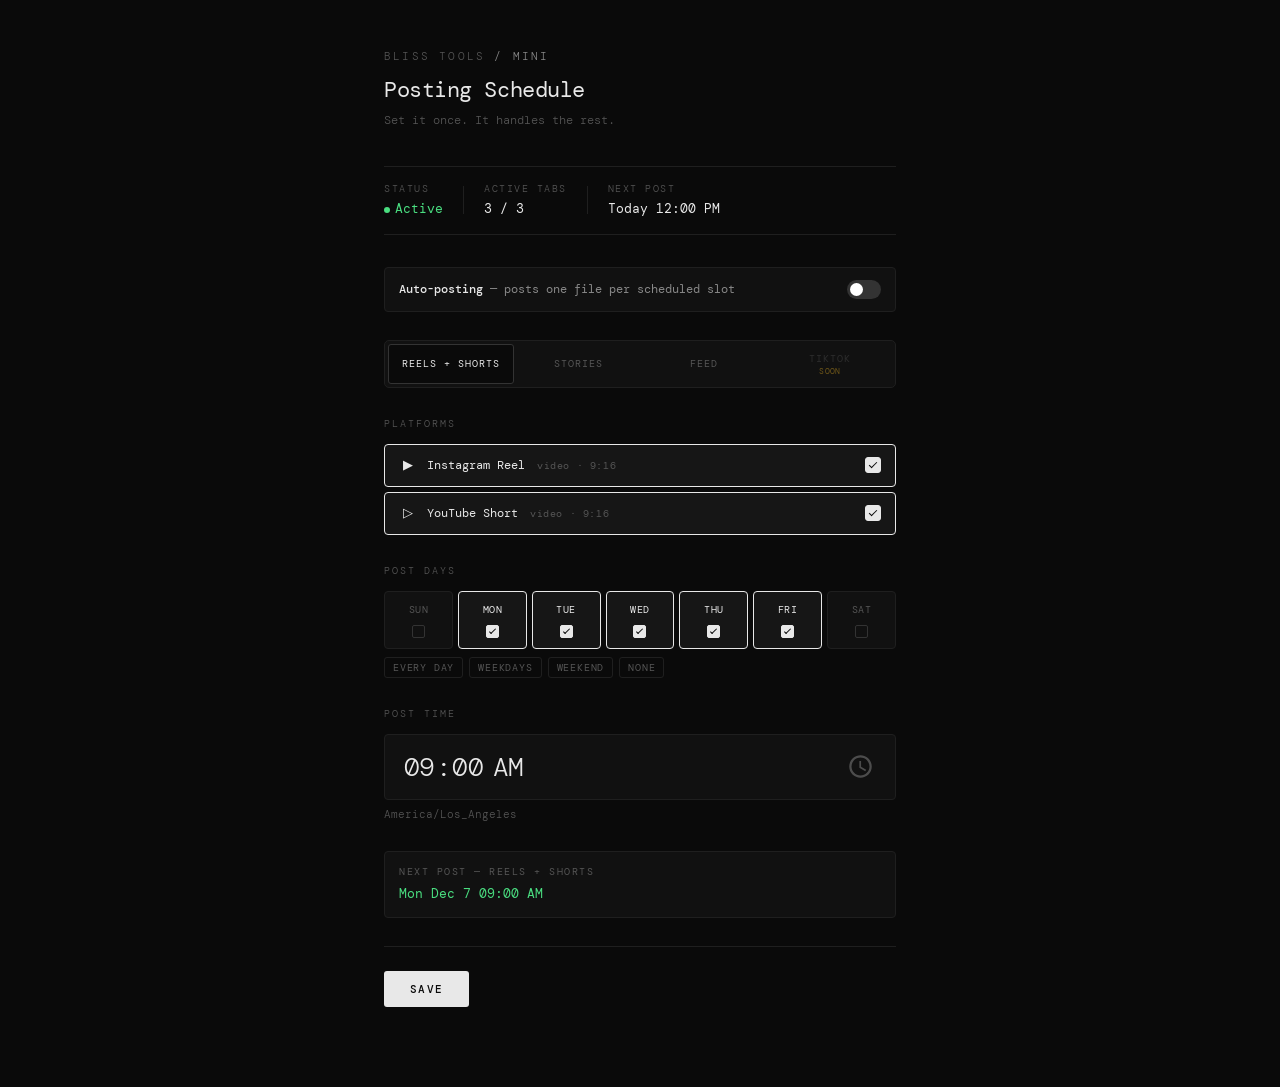
<file: index.html>
<!DOCTYPE html>
<html lang="en">
<head>
  <meta charset="UTF-8">
  <meta name="viewport" content="width=device-width, initial-scale=1.0">
  <title>Bliss Tools — Mini</title>
  <link href="https://fonts.googleapis.com/css2?family=DM+Mono:wght@300;400;500&display=swap" rel="stylesheet">
  <link rel="stylesheet" href="styles.css">
</head>
<body>
<div class="page">

  <div class="header">
    <div class="wordmark">Bliss Tools <span>/ Mini</span></div>
    <h1>Posting Schedule</h1>
    <div class="subtitle">Set it once. It handles the rest.</div>
  </div>

  <!-- Status bar -->
  <div class="status-bar">
    <div class="status-item">
      <div class="status-label">Status</div>
      <div class="status-value green" id="status-text">
        <span class="status-dot" id="status-dot"></span>Active
      </div>
    </div>
    <div class="status-divider"></div>
    <div class="status-item">
      <div class="status-label">Active tabs</div>
      <div class="status-value" id="active-tabs-stat">—</div>
    </div>
    <div class="status-divider"></div>
    <div class="status-item">
      <div class="status-label">Next post</div>
      <div class="status-value dim" id="next-post-stat">—</div>
    </div>
  </div>

  <!-- Auto-post toggle -->
  <div class="toggle-row" role="switch" aria-checked="true" tabindex="0" onclick="toggleEnabled()" onkeydown="handleToggleKeydown(event)">
    <div class="toggle-label"><strong>Auto-posting</strong> — posts one file per scheduled slot</div>
    <div class="toggle-switch on" id="toggle-switch">
      <div class="toggle-knob"></div>
    </div>
  </div>

  <!-- Tab nav -->
  <div class="tab-nav" role="tablist">
    <button class="tab-btn active" role="tab" aria-selected="true" aria-controls="panel-reels-shorts" onclick="switchTab('reels-shorts', this)">
      Reels + Shorts
    </button>
    <button class="tab-btn" role="tab" aria-selected="false" aria-controls="panel-stories" onclick="switchTab('stories', this)">
      Stories
    </button>
    <button class="tab-btn" role="tab" aria-selected="false" aria-controls="panel-feed" onclick="switchTab('feed', this)">
      Feed
    </button>
    <button class="tab-btn coming-soon" role="tab" aria-selected="false" aria-disabled="true" disabled>
      TikTok
      <span class="tab-soon-badge">soon</span>
    </button>
  </div>

  <!-- Tab panels container -->
  <div id="tab-panels"></div>

</div>

<script src="script.js"></script>
</body>
</html>
</file>
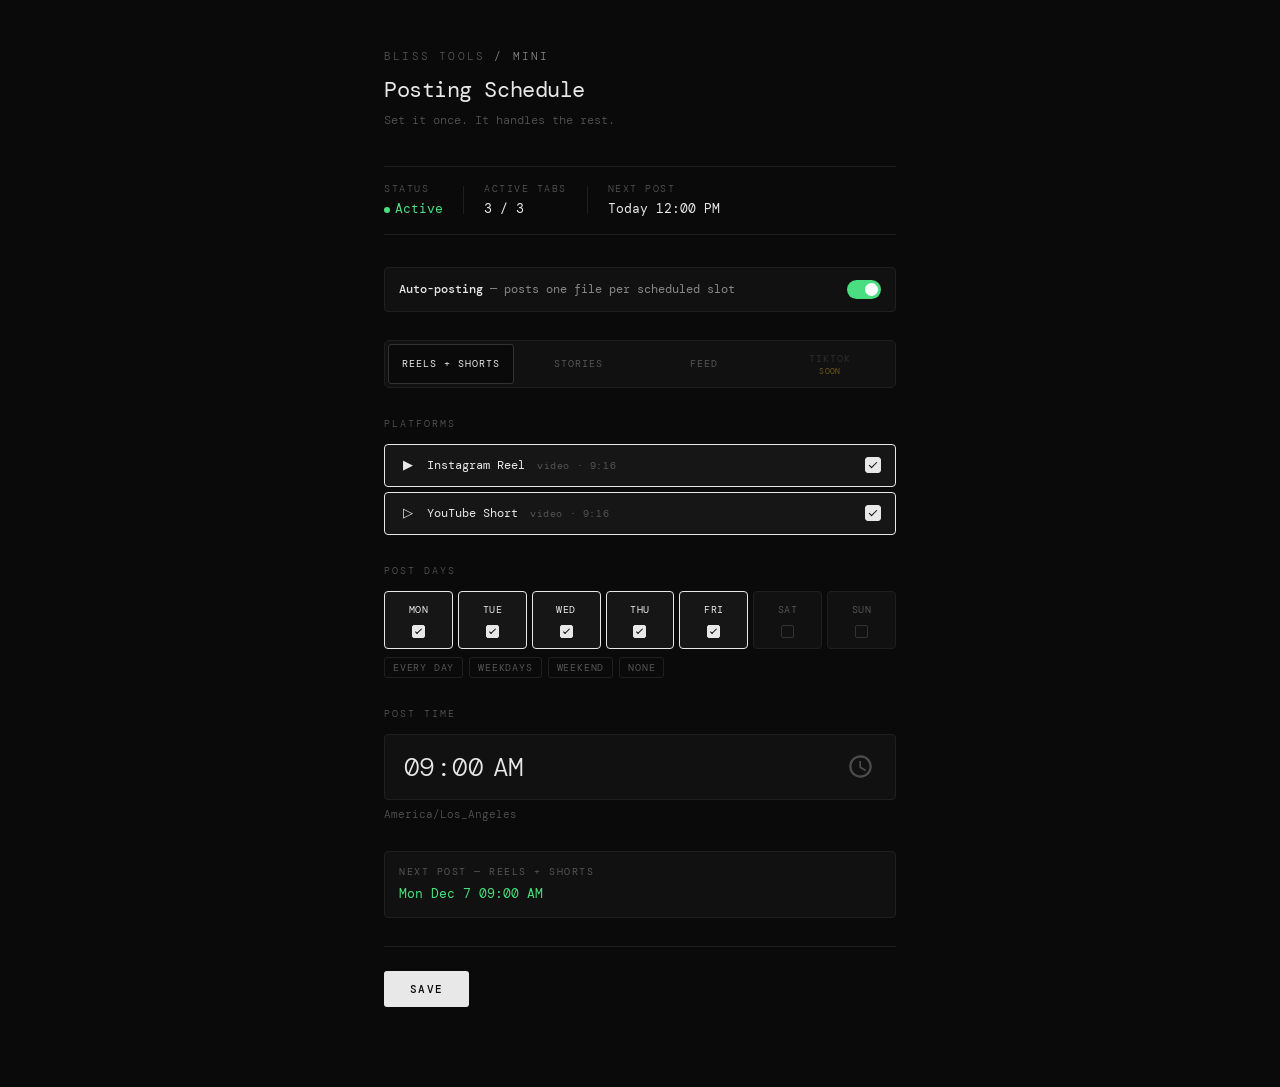
<file: mini-v2.html>
<!DOCTYPE html>
<html lang="en">
<head>
<meta charset="UTF-8">
<meta name="viewport" content="width=device-width, initial-scale=1.0">
<title>Bliss Tools — Mini</title>
<link href="https://fonts.googleapis.com/css2?family=DM+Mono:wght@300;400;500&display=swap" rel="stylesheet">
<style>
  *, *::before, *::after { box-sizing: border-box; margin: 0; padding: 0; }

  :root {
    --bg: #0a0a0a;
    --surface: #111111;
    --surface2: #141414;
    --border: #1f1f1f;
    --border-active: #333333;
    --text: #e8e8e8;
    --text-dim: #555555;
    --text-mid: #888888;
    --accent: #e8e8e8;
    --green: #4ade80;
    --green-dim: #1a3a26;
    --red: #f87171;
    --yellow: #fbbf24;
    --mono: 'DM Mono', monospace;
  }

  html, body {
    background: var(--bg);
    color: var(--text);
    font-family: var(--mono);
    font-size: 13px;
    min-height: 100vh;
    line-height: 1.6;
    -webkit-font-smoothing: antialiased;
  }

  .page {
    max-width: 560px;
    margin: 0 auto;
    padding: 48px 24px 80px;
  }

  /* Header */
  .header {
    margin-bottom: 36px;
  }

  .wordmark {
    font-size: 11px;
    font-weight: 300;
    letter-spacing: 0.2em;
    text-transform: uppercase;
    color: var(--text-dim);
    margin-bottom: 6px;
  }

  .wordmark span { color: var(--text-mid); }

  h1 {
    font-size: 22px;
    font-weight: 400;
    letter-spacing: -0.02em;
    color: var(--text);
    margin-bottom: 4px;
  }

  .subtitle {
    font-size: 12px;
    color: var(--text-dim);
    font-weight: 300;
  }

  /* Status bar */
  .status-bar {
    display: flex;
    align-items: center;
    gap: 20px;
    padding: 14px 0;
    border-top: 1px solid var(--border);
    border-bottom: 1px solid var(--border);
    margin-bottom: 32px;
  }

  .status-item {
    display: flex;
    flex-direction: column;
    gap: 2px;
  }

  .status-label {
    font-size: 10px;
    letter-spacing: 0.15em;
    text-transform: uppercase;
    color: var(--text-dim);
    font-weight: 300;
  }

  .status-value {
    font-size: 13px;
    color: var(--text);
    font-weight: 400;
  }

  .status-value.green { color: var(--green); }
  .status-value.dim { color: var(--text-mid); }

  .status-dot {
    display: inline-block;
    width: 6px;
    height: 6px;
    border-radius: 50%;
    background: var(--green);
    margin-right: 5px;
    animation: pulse 2s infinite;
  }

  .status-dot.idle { background: var(--text-dim); animation: none; }

  @keyframes pulse {
    0%, 100% { opacity: 1; }
    50% { opacity: 0.4; }
  }

  .status-divider {
    width: 1px;
    height: 28px;
    background: var(--border);
    flex-shrink: 0;
  }

  /* Tab nav */
  .tab-nav {
    display: flex;
    gap: 2px;
    margin-bottom: 28px;
    background: var(--surface);
    border: 1px solid var(--border);
    border-radius: 5px;
    padding: 3px;
  }

  .tab-btn {
    flex: 1;
    font-family: var(--mono);
    font-size: 10px;
    font-weight: 400;
    letter-spacing: 0.1em;
    text-transform: uppercase;
    color: var(--text-dim);
    background: none;
    border: none;
    border-radius: 3px;
    padding: 8px 4px;
    cursor: pointer;
    transition: all 0.15s;
    white-space: nowrap;
    position: relative;
  }

  .tab-btn:hover { color: var(--text-mid); }

  .tab-btn.active {
    background: var(--bg);
    color: var(--text);
    border: 1px solid var(--border-active);
  }

  .tab-btn.coming-soon {
    opacity: 0.4;
    cursor: default;
  }

  .tab-btn.coming-soon:hover { color: var(--text-dim); }

  .tab-soon-badge {
    font-size: 8px;
    letter-spacing: 0.05em;
    color: var(--yellow);
    display: block;
    margin-top: 1px;
    text-transform: uppercase;
  }

  /* Tab panels */
  .tab-panel { display: none; }
  .tab-panel.active { display: block; }

  /* Section */
  .section { margin-bottom: 28px; }

  .section-label {
    font-size: 10px;
    letter-spacing: 0.2em;
    text-transform: uppercase;
    color: var(--text-dim);
    font-weight: 300;
    margin-bottom: 12px;
  }

  /* Platform toggles */
  .platform-list {
    display: flex;
    flex-direction: column;
    gap: 5px;
  }

  .platform-row {
    display: flex;
    align-items: center;
    justify-content: space-between;
    padding: 10px 14px;
    background: var(--surface);
    border: 1px solid var(--border);
    border-radius: 4px;
    cursor: pointer;
    transition: border-color 0.15s, background 0.15s;
    -webkit-tap-highlight-color: transparent;
    user-select: none;
  }

  .platform-row:hover { border-color: var(--border-active); }

  .platform-row.active {
    border-color: var(--accent);
    background: #161616;
  }

  .platform-left {
    display: flex;
    align-items: center;
    gap: 10px;
  }

  .platform-icon {
    font-size: 13px;
    width: 18px;
    text-align: center;
    flex-shrink: 0;
  }

  .platform-name {
    font-size: 12px;
    color: var(--text-mid);
    transition: color 0.15s;
  }

  .platform-row.active .platform-name { color: var(--text); }

  .platform-tag {
    font-size: 10px;
    color: var(--text-dim);
    letter-spacing: 0.06em;
    margin-left: 5px;
  }

  .platform-check {
    width: 16px;
    height: 16px;
    border: 1px solid var(--border-active);
    border-radius: 3px;
    position: relative;
    transition: all 0.15s;
    flex-shrink: 0;
  }

  .platform-row.active .platform-check {
    background: var(--accent);
    border-color: var(--accent);
  }

  .platform-check::after {
    content: '';
    position: absolute;
    top: 2px;
    left: 5px;
    width: 4px;
    height: 8px;
    border-right: 1.5px solid var(--bg);
    border-bottom: 1.5px solid var(--bg);
    transform: rotate(45deg);
    opacity: 0;
    transition: opacity 0.1s;
  }

  .platform-row.active .platform-check::after { opacity: 1; }

  /* Day grid */
  .day-grid {
    display: grid;
    grid-template-columns: repeat(7, 1fr);
    gap: 5px;
  }

  .day-btn {
    display: flex;
    flex-direction: column;
    align-items: center;
    gap: 7px;
    padding: 10px 4px;
    background: var(--surface);
    border: 1px solid var(--border);
    border-radius: 4px;
    cursor: pointer;
    transition: border-color 0.15s, background 0.15s;
    -webkit-tap-highlight-color: transparent;
  }

  .day-btn:hover { border-color: var(--border-active); }

  .day-btn.active {
    border-color: var(--accent);
    background: #161616;
  }

  .day-btn.active .day-label { color: var(--text); }

  .day-btn.active .day-check {
    background: var(--accent);
    border-color: var(--accent);
  }

  .day-btn.active .day-check::after { opacity: 1; }

  .day-label {
    font-size: 10px;
    font-weight: 400;
    letter-spacing: 0.05em;
    color: var(--text-dim);
    text-transform: uppercase;
    transition: color 0.15s;
  }

  .day-check {
    width: 13px;
    height: 13px;
    border: 1px solid var(--border-active);
    border-radius: 2px;
    position: relative;
    transition: all 0.15s;
    flex-shrink: 0;
  }

  .day-check::after {
    content: '';
    position: absolute;
    top: 1px;
    left: 4px;
    width: 3px;
    height: 7px;
    border-right: 1.5px solid var(--bg);
    border-bottom: 1.5px solid var(--bg);
    transform: rotate(45deg);
    opacity: 0;
    transition: opacity 0.1s;
  }

  .day-shortcuts {
    display: flex;
    gap: 6px;
    margin-top: 8px;
  }

  .shortcut-btn {
    font-family: var(--mono);
    font-size: 10px;
    letter-spacing: 0.08em;
    text-transform: uppercase;
    color: var(--text-dim);
    background: none;
    border: 1px solid var(--border);
    border-radius: 3px;
    padding: 3px 8px;
    cursor: pointer;
    transition: color 0.15s, border-color 0.15s;
  }

  .shortcut-btn:hover {
    color: var(--text);
    border-color: var(--border-active);
  }

  /* Time picker */
  .time-input {
    font-family: var(--mono);
    font-size: 26px;
    font-weight: 300;
    letter-spacing: -0.02em;
    color: var(--text);
    background: var(--surface);
    border: 1px solid var(--border);
    border-radius: 4px;
    padding: 14px 18px;
    width: 100%;
    outline: none;
    transition: border-color 0.15s;
    -webkit-appearance: none;
    appearance: none;
  }

  .time-input:focus { border-color: var(--border-active); }
  .time-input::-webkit-calendar-picker-indicator { filter: invert(0.3); cursor: pointer; }

  .timezone-note {
    font-size: 11px;
    color: var(--text-dim);
    font-weight: 300;
    margin-top: 6px;
  }

  /* Auto-post toggle */
  .toggle-row {
    display: flex;
    align-items: center;
    justify-content: space-between;
    padding: 12px 14px;
    background: var(--surface);
    border: 1px solid var(--border);
    border-radius: 4px;
    cursor: pointer;
    -webkit-tap-highlight-color: transparent;
    margin-bottom: 28px;
  }

  .toggle-label {
    font-size: 12px;
    color: var(--text-mid);
  }

  .toggle-label strong { color: var(--text); font-weight: 500; }

  .toggle-switch {
    width: 34px;
    height: 19px;
    background: var(--border-active);
    border-radius: 10px;
    position: relative;
    transition: background 0.2s;
    flex-shrink: 0;
  }

  .toggle-switch.on { background: var(--green); }

  .toggle-knob {
    position: absolute;
    top: 3px;
    left: 3px;
    width: 13px;
    height: 13px;
    border-radius: 50%;
    background: white;
    transition: transform 0.2s;
  }

  .toggle-switch.on .toggle-knob { transform: translateX(15px); }

  /* Next post preview */
  .next-post-box {
    padding: 12px 14px;
    background: var(--surface);
    border: 1px solid var(--border);
    border-radius: 4px;
    margin-bottom: 28px;
  }

  .next-post-label {
    font-size: 10px;
    letter-spacing: 0.15em;
    text-transform: uppercase;
    color: var(--text-dim);
    margin-bottom: 4px;
  }

  .next-post-value {
    font-size: 13px;
    color: var(--text-mid);
  }

  .next-post-value.has-next { color: var(--green); }

  /* Save area */
  .save-area {
    display: flex;
    align-items: center;
    gap: 14px;
    padding-top: 24px;
    border-top: 1px solid var(--border);
    margin-top: 8px;
  }

  .save-btn {
    font-family: var(--mono);
    font-size: 11px;
    font-weight: 500;
    letter-spacing: 0.12em;
    text-transform: uppercase;
    color: var(--bg);
    background: var(--text);
    border: none;
    border-radius: 3px;
    padding: 11px 26px;
    cursor: pointer;
    transition: opacity 0.15s, transform 0.1s;
  }

  .save-btn:hover { opacity: 0.85; }
  .save-btn:active { transform: scale(0.98); }
  .save-btn:disabled { opacity: 0.3; cursor: default; }

  .save-feedback {
    font-size: 12px;
    color: var(--text-dim);
    opacity: 0;
    transition: opacity 0.3s;
  }

  .save-feedback.visible { opacity: 1; }
  .save-feedback.success { color: var(--green); }
  .save-feedback.error { color: var(--red); }

  /* Coming soon panel */
  .coming-soon-panel {
    text-align: center;
    padding: 60px 24px;
    border: 1px dashed var(--border);
    border-radius: 4px;
  }

  .coming-soon-icon {
    font-size: 28px;
    margin-bottom: 12px;
  }

  .coming-soon-title {
    font-size: 14px;
    color: var(--text-mid);
    margin-bottom: 6px;
  }

  .coming-soon-sub {
    font-size: 11px;
    color: var(--text-dim);
    font-weight: 300;
  }

  .coming-soon-badge {
    display: inline-block;
    font-size: 9px;
    letter-spacing: 0.12em;
    text-transform: uppercase;
    color: var(--yellow);
    border: 1px solid var(--yellow);
    border-radius: 2px;
    padding: 2px 8px;
    margin-top: 14px;
  }

  /* Scrollbar */
  ::-webkit-scrollbar { width: 4px; }
  ::-webkit-scrollbar-track { background: transparent; }
  ::-webkit-scrollbar-thumb { background: var(--border-active); border-radius: 2px; }
</style>
</head>
<body>
<div class="page">

  <div class="header">
    <div class="wordmark">Bliss Tools <span>/ Mini</span></div>
    <h1>Posting Schedule</h1>
    <div class="subtitle">Set it once. It handles the rest.</div>
  </div>

  <!-- Status bar -->
  <div class="status-bar">
    <div class="status-item">
      <div class="status-label">Status</div>
      <div class="status-value green" id="status-text">
        <span class="status-dot" id="status-dot"></span>Active
      </div>
    </div>
    <div class="status-divider"></div>
    <div class="status-item">
      <div class="status-label">Active tabs</div>
      <div class="status-value" id="active-tabs-stat">—</div>
    </div>
    <div class="status-divider"></div>
    <div class="status-item">
      <div class="status-label">Next post</div>
      <div class="status-value dim" id="next-post-stat">—</div>
    </div>
  </div>

  <!-- Auto-post toggle -->
  <div class="toggle-row" onclick="toggleEnabled()">
    <div class="toggle-label"><strong>Auto-posting</strong> — posts one file per scheduled slot</div>
    <div class="toggle-switch on" id="toggle-switch">
      <div class="toggle-knob"></div>
    </div>
  </div>

  <!-- Tab nav -->
  <div class="tab-nav">
    <button class="tab-btn active" onclick="switchTab('reels-shorts', this)">
      Reels + Shorts
    </button>
    <button class="tab-btn" onclick="switchTab('stories', this)">
      Stories
    </button>
    <button class="tab-btn" onclick="switchTab('feed', this)">
      Feed
    </button>
    <button class="tab-btn coming-soon" disabled>
      TikTok
      <span class="tab-soon-badge">soon</span>
    </button>
  </div>

  <!-- TAB 1: Reels + Shorts -->
  <div class="tab-panel active" id="panel-reels-shorts">

    <div class="section">
      <div class="section-label">Platforms</div>
      <div class="platform-list">
        <div class="platform-row active" data-tab="reels-shorts" data-platform="reel" onclick="togglePlatform(this)">
          <div class="platform-left">
            <div class="platform-icon">▶</div>
            <div class="platform-name">Instagram Reel <span class="platform-tag">video · 9:16</span></div>
          </div>
          <div class="platform-check"></div>
        </div>
        <div class="platform-row active" data-tab="reels-shorts" data-platform="short" onclick="togglePlatform(this)">
          <div class="platform-left">
            <div class="platform-icon">▷</div>
            <div class="platform-name">YouTube Short <span class="platform-tag">video · 9:16</span></div>
          </div>
          <div class="platform-check"></div>
        </div>
      </div>
    </div>

    <div class="section">
      <div class="section-label">Post days</div>
      <div class="day-grid" id="days-reels-shorts">
        <div class="day-btn active" data-day="Mon" onclick="toggleDay(this, 'reels-shorts')"><div class="day-label">Mon</div><div class="day-check"></div></div>
        <div class="day-btn active" data-day="Tue" onclick="toggleDay(this, 'reels-shorts')"><div class="day-label">Tue</div><div class="day-check"></div></div>
        <div class="day-btn active" data-day="Wed" onclick="toggleDay(this, 'reels-shorts')"><div class="day-label">Wed</div><div class="day-check"></div></div>
        <div class="day-btn active" data-day="Thu" onclick="toggleDay(this, 'reels-shorts')"><div class="day-label">Thu</div><div class="day-check"></div></div>
        <div class="day-btn active" data-day="Fri" onclick="toggleDay(this, 'reels-shorts')"><div class="day-label">Fri</div><div class="day-check"></div></div>
        <div class="day-btn" data-day="Sat" onclick="toggleDay(this, 'reels-shorts')"><div class="day-label">Sat</div><div class="day-check"></div></div>
        <div class="day-btn" data-day="Sun" onclick="toggleDay(this, 'reels-shorts')"><div class="day-label">Sun</div><div class="day-check"></div></div>
      </div>
      <div class="day-shortcuts">
        <button class="shortcut-btn" onclick="setDays('reels-shorts','all')">Every day</button>
        <button class="shortcut-btn" onclick="setDays('reels-shorts','weekdays')">Weekdays</button>
        <button class="shortcut-btn" onclick="setDays('reels-shorts','weekend')">Weekend</button>
        <button class="shortcut-btn" onclick="setDays('reels-shorts','none')">None</button>
      </div>
    </div>

    <div class="section">
      <div class="section-label">Post time</div>
      <input type="time" class="time-input" id="time-reels-shorts" value="09:00" onchange="updateNextPost()">
      <div class="timezone-note">America/Los_Angeles</div>
    </div>

    <div class="next-post-box">
      <div class="next-post-label">Next post — Reels + Shorts</div>
      <div class="next-post-value" id="next-reels-shorts">—</div>
    </div>

    <div class="save-area">
      <button class="save-btn" onclick="saveTab('reels-shorts')">Save</button>
      <div class="save-feedback" id="feedback-reels-shorts"></div>
    </div>

  </div>

  <!-- TAB 2: Stories -->
  <div class="tab-panel" id="panel-stories">

    <div class="section">
      <div class="section-label">Platforms</div>
      <div class="platform-list">
        <div class="platform-row active" data-tab="stories" data-platform="story" onclick="togglePlatform(this)">
          <div class="platform-left">
            <div class="platform-icon">◎</div>
            <div class="platform-name">IG Story <span class="platform-tag">video · 9:16</span></div>
          </div>
          <div class="platform-check"></div>
        </div>
        <div class="platform-row active" data-tab="stories" data-platform="story_photo" onclick="togglePlatform(this)">
          <div class="platform-left">
            <div class="platform-icon">◎</div>
            <div class="platform-name">IG Story <span class="platform-tag">photo · 9:16</span></div>
          </div>
          <div class="platform-check"></div>
        </div>
      </div>
      <div class="timezone-note" style="margin-top:8px;">Drop photos or videos — pipeline detects type automatically</div>
    </div>

    <div class="section">
      <div class="section-label">Post days</div>
      <div class="day-grid" id="days-stories">
        <div class="day-btn active" data-day="Mon" onclick="toggleDay(this, 'stories')"><div class="day-label">Mon</div><div class="day-check"></div></div>
        <div class="day-btn active" data-day="Tue" onclick="toggleDay(this, 'stories')"><div class="day-label">Tue</div><div class="day-check"></div></div>
        <div class="day-btn active" data-day="Wed" onclick="toggleDay(this, 'stories')"><div class="day-label">Wed</div><div class="day-check"></div></div>
        <div class="day-btn active" data-day="Thu" onclick="toggleDay(this, 'stories')"><div class="day-label">Thu</div><div class="day-check"></div></div>
        <div class="day-btn active" data-day="Fri" onclick="toggleDay(this, 'stories')"><div class="day-label">Fri</div><div class="day-check"></div></div>
        <div class="day-btn active" data-day="Sat" onclick="toggleDay(this, 'stories')"><div class="day-label">Sat</div><div class="day-check"></div></div>
        <div class="day-btn active" data-day="Sun" onclick="toggleDay(this, 'stories')"><div class="day-label">Sun</div><div class="day-check"></div></div>
      </div>
      <div class="day-shortcuts">
        <button class="shortcut-btn" onclick="setDays('stories','all')">Every day</button>
        <button class="shortcut-btn" onclick="setDays('stories','weekdays')">Weekdays</button>
        <button class="shortcut-btn" onclick="setDays('stories','weekend')">Weekend</button>
        <button class="shortcut-btn" onclick="setDays('stories','none')">None</button>
      </div>
    </div>

    <div class="section">
      <div class="section-label">Post time</div>
      <input type="time" class="time-input" id="time-stories" value="12:00" onchange="updateNextPost()">
      <div class="timezone-note">America/Los_Angeles</div>
    </div>

    <div class="next-post-box">
      <div class="next-post-label">Next post — Stories</div>
      <div class="next-post-value" id="next-stories">—</div>
    </div>

    <div class="save-area">
      <button class="save-btn" onclick="saveTab('stories')">Save</button>
      <div class="save-feedback" id="feedback-stories"></div>
    </div>

  </div>

  <!-- TAB 3: Feed -->
  <div class="tab-panel" id="panel-feed">

    <div class="section">
      <div class="section-label">Platforms</div>
      <div class="platform-list">
        <div class="platform-row active" data-tab="feed" data-platform="feed" onclick="togglePlatform(this)">
          <div class="platform-left">
            <div class="platform-icon">⊞</div>
            <div class="platform-name">IG Main Feed <span class="platform-tag">photo · 4:5</span></div>
          </div>
          <div class="platform-check"></div>
        </div>
      </div>
      <div class="timezone-note" style="margin-top:8px;">Crop photos to 4:5 (1080×1350) before uploading — use your phone's crop tool</div>
    </div>

    <div class="section">
      <div class="section-label">Post days</div>
      <div class="day-grid" id="days-feed">
        <div class="day-btn active" data-day="Mon" onclick="toggleDay(this, 'feed')"><div class="day-label">Mon</div><div class="day-check"></div></div>
        <div class="day-btn" data-day="Tue" onclick="toggleDay(this, 'feed')"><div class="day-label">Tue</div><div class="day-check"></div></div>
        <div class="day-btn active" data-day="Wed" onclick="toggleDay(this, 'feed')"><div class="day-label">Wed</div><div class="day-check"></div></div>
        <div class="day-btn" data-day="Thu" onclick="toggleDay(this, 'feed')"><div class="day-label">Thu</div><div class="day-check"></div></div>
        <div class="day-btn active" data-day="Fri" onclick="toggleDay(this, 'feed')"><div class="day-label">Fri</div><div class="day-check"></div></div>
        <div class="day-btn" data-day="Sat" onclick="toggleDay(this, 'feed')"><div class="day-label">Sat</div><div class="day-check"></div></div>
        <div class="day-btn" data-day="Sun" onclick="toggleDay(this, 'feed')"><div class="day-label">Sun</div><div class="day-check"></div></div>
      </div>
      <div class="day-shortcuts">
        <button class="shortcut-btn" onclick="setDays('feed','all')">Every day</button>
        <button class="shortcut-btn" onclick="setDays('feed','weekdays')">Weekdays</button>
        <button class="shortcut-btn" onclick="setDays('feed','weekend')">Weekend</button>
        <button class="shortcut-btn" onclick="setDays('feed','none')">None</button>
      </div>
    </div>

    <div class="section">
      <div class="section-label">Post time</div>
      <input type="time" class="time-input" id="time-feed" value="10:00" onchange="updateNextPost()">
      <div class="timezone-note">America/Los_Angeles</div>
    </div>

    <div class="next-post-box">
      <div class="next-post-label">Next post — Feed</div>
      <div class="next-post-value" id="next-feed">—</div>
    </div>

    <div class="save-area">
      <button class="save-btn" onclick="saveTab('feed')">Save</button>
      <div class="save-feedback" id="feedback-feed"></div>
    </div>

  </div>

  <!-- TAB 4: TikTok Coming Soon -->
  <div class="tab-panel" id="panel-tiktok">
    <div class="coming-soon-panel">
      <div class="coming-soon-icon">🎵</div>
      <div class="coming-soon-title">TikTok — Coming Soon</div>
      <div class="coming-soon-sub">TikTok Video + TikTok Story scheduling<br>pending app review approval</div>
      <div class="coming-soon-badge">In Progress</div>
    </div>
  </div>

</div>

<script>
  // ─── CONFIG ─────────────────────────────────────────────────
  const WEBHOOK_URL = 'https://blisstools.online/webhook/mini-schedule';
  const STATUS_URL  = 'https://blisstools.online/webhook/mini-status';

  const TABS = ['reels-shorts', 'stories', 'feed'];
  const DAY_MAP = { Sun:0, Mon:1, Tue:2, Wed:3, Thu:4, Fri:5, Sat:6 };
  const DAY_NAMES = ['Sun','Mon','Tue','Wed','Thu','Fri','Sat'];

  let enabled = true;
  let currentTab = 'reels-shorts';

  // ─── INIT ───────────────────────────────────────────────────
  window.addEventListener('load', () => {
    loadAllState();
    updateAllNextPosts();
    updateStatusBar();
    fetchStatus();
  });

  // ─── TAB SWITCHING ──────────────────────────────────────────
  function switchTab(tab, btn) {
    if (btn.classList.contains('coming-soon')) return;
    currentTab = tab;
    document.querySelectorAll('.tab-btn').forEach(b => b.classList.remove('active'));
    btn.classList.add('active');
    document.querySelectorAll('.tab-panel').forEach(p => p.classList.remove('active'));
    document.getElementById('panel-' + tab).classList.add('active');
  }

  // ─── PLATFORM TOGGLES ───────────────────────────────────────
  function togglePlatform(row) {
    row.classList.toggle('active');
    updateStatusBar();
  }

  function getTabPlatforms(tab) {
    const platforms = [];
    document.querySelectorAll(`.platform-row[data-tab="${tab}"].active`).forEach(r => {
      platforms.push(r.dataset.platform);
    });
    return platforms;
  }

  // ─── DAYS ───────────────────────────────────────────────────
  function toggleDay(btn, tab) {
    btn.classList.toggle('active');
    updateNextPost(tab);
  }

  function setDays(tab, preset) {
    const weekdays = ['Mon','Tue','Wed','Thu','Fri'];
    const weekend = ['Sat','Sun'];
    document.querySelectorAll(`#days-${tab} .day-btn`).forEach(btn => {
      const day = btn.dataset.day;
      let active = false;
      if (preset === 'all') active = true;
      else if (preset === 'weekdays') active = weekdays.includes(day);
      else if (preset === 'weekend') active = weekend.includes(day);
      btn.classList.toggle('active', active);
    });
    updateNextPost(tab);
  }

  function getTabDays(tab) {
    const days = [];
    document.querySelectorAll(`#days-${tab} .day-btn.active`).forEach(b => days.push(b.dataset.day));
    return days;
  }

  // ─── AUTO-POST TOGGLE ───────────────────────────────────────
  function toggleEnabled() {
    enabled = !enabled;
    const sw = document.getElementById('toggle-switch');
    const dot = document.getElementById('status-dot');
    const st  = document.getElementById('status-text');
    sw.classList.toggle('on', enabled);
    dot.classList.toggle('idle', !enabled);
    if (enabled) {
      st.innerHTML = '<span class="status-dot" id="status-dot"></span>Active';
      st.className = 'status-value green';
    } else {
      st.innerHTML = '<span class="status-dot idle" id="status-dot"></span>Paused';
      st.className = 'status-value dim';
    }
    updateAllNextPosts();
  }

  // ─── NEXT POST CALCULATION ──────────────────────────────────
  function updateNextPost(tab) {
    const days = getTabDays(tab);
    const timeVal = document.getElementById('time-' + tab).value;
    const el = document.getElementById('next-' + tab);

    if (!enabled || days.length === 0 || !timeVal) {
      el.textContent = 'Paused';
      el.className = 'next-post-value';
      return;
    }

    const selectedNums = days.map(d => DAY_MAP[d]).sort((a,b) => a-b);
    const now = new Date();
    const [hh, mm] = timeVal.split(':').map(Number);
    let next = null;

    for (let i = 0; i < 14; i++) {
      const c = new Date(now);
      c.setDate(now.getDate() + i);
      c.setHours(hh, mm, 0, 0);
      if (c <= now) continue;
      if (selectedNums.includes(c.getDay())) { next = c; break; }
    }

    if (!next) { el.textContent = '—'; el.className = 'next-post-value'; return; }

    const isToday = next.toDateString() === now.toDateString();
    const isTomorrow = next.toDateString() === new Date(now.getTime() + 86400000).toDateString();
    const timeStr = next.toLocaleTimeString([], { hour: '2-digit', minute: '2-digit' });

    let label;
    if (isToday) label = `Today ${timeStr}`;
    else if (isTomorrow) label = `Tomorrow ${timeStr}`;
    else label = `${DAY_NAMES[next.getDay()]} ${next.toLocaleDateString([], { month: 'short', day: 'numeric' })} ${timeStr}`;

    el.textContent = label;
    el.className = 'next-post-value has-next';
  }

  function updateAllNextPosts() {
    TABS.forEach(tab => updateNextPost(tab));
    updateStatusBar();
  }

  // ─── STATUS BAR ─────────────────────────────────────────────
  function updateStatusBar() {
    const activeTabs = TABS.filter(tab => getTabPlatforms(tab).length > 0 && getTabDays(tab).length > 0);
    document.getElementById('active-tabs-stat').textContent = activeTabs.length + ' / 3';

    // Find earliest next post across all tabs
    let earliest = null;
    TABS.forEach(tab => {
      const days = getTabDays(tab);
      const timeVal = document.getElementById('time-' + tab).value;
      if (!enabled || days.length === 0 || !timeVal) return;
      const selectedNums = days.map(d => DAY_MAP[d]).sort((a,b) => a-b);
      const now = new Date();
      const [hh, mm] = timeVal.split(':').map(Number);
      for (let i = 0; i < 14; i++) {
        const c = new Date(now);
        c.setDate(now.getDate() + i);
        c.setHours(hh, mm, 0, 0);
        if (c <= now) continue;
        if (selectedNums.includes(c.getDay())) {
          if (!earliest || c < earliest) earliest = c;
          break;
        }
      }
    });

    const statEl = document.getElementById('next-post-stat');
    if (!earliest) { statEl.textContent = '—'; statEl.className = 'status-value dim'; return; }
    const now = new Date();
    const isToday = earliest.toDateString() === now.toDateString();
    const timeStr = earliest.toLocaleTimeString([], { hour: '2-digit', minute: '2-digit' });
    statEl.textContent = isToday ? `Today ${timeStr}` : `${DAY_NAMES[earliest.getDay()]} ${timeStr}`;
    statEl.className = 'status-value';
  }

  // ─── SAVE PER TAB ───────────────────────────────────────────
  async function saveTab(tab) {
    const days = getTabDays(tab);
    const time = document.getElementById('time-' + tab).value;
    const platforms = getTabPlatforms(tab);
    const feedbackEl = document.getElementById('feedback-' + tab);

    if (days.length === 0) { showFeedback(tab, 'Select at least one day', false); return; }
    if (!time) { showFeedback(tab, 'Set a post time', false); return; }
    if (platforms.length === 0) { showFeedback(tab, 'Enable at least one platform', false); return; }

    const payload = { tab, enabled, days, time, platforms, savedAt: new Date().toISOString() };

    // Save locally
    const allState = JSON.parse(localStorage.getItem('mini_v2') || '{}');
    allState[tab] = payload;
    localStorage.setItem('mini_v2', JSON.stringify(allState));

    try {
      const res = await fetch(WEBHOOK_URL, {
        method: 'POST',
        headers: { 'Content-Type': 'application/json' },
        body: JSON.stringify(payload)
      });
      if (!res.ok) throw new Error();
      showFeedback(tab, 'Saved ✓', true);
    } catch (e) {
      showFeedback(tab, 'Saved locally — check webhook', false);
    }
  }

  function showFeedback(tab, msg, success) {
    const el = document.getElementById('feedback-' + tab);
    el.textContent = msg;
    el.className = 'save-feedback visible ' + (success ? 'success' : 'error');
    clearTimeout(el._t);
    el._t = setTimeout(() => el.classList.remove('visible'), 3000);
  }

  // ─── LOAD STATE ─────────────────────────────────────────────
  function loadAllState() {
    try {
      const allState = JSON.parse(localStorage.getItem('mini_v2') || '{}');

      TABS.forEach(tab => {
        const saved = allState[tab];
        if (!saved) return;

        if (saved.time) document.getElementById('time-' + tab).value = saved.time;

        if (saved.days) {
          document.querySelectorAll(`#days-${tab} .day-btn`).forEach(btn => {
            btn.classList.toggle('active', saved.days.includes(btn.dataset.day));
          });
        }

        if (saved.platforms) {
          document.querySelectorAll(`.platform-row[data-tab="${tab}"]`).forEach(row => {
            row.classList.toggle('active', saved.platforms.includes(row.dataset.platform));
          });
        }
      });

      if (typeof allState.enabled === 'boolean') {
        enabled = allState.enabled;
        const sw = document.getElementById('toggle-switch');
        sw.classList.toggle('on', enabled);
      }
    } catch (e) {}
  }

  // ─── FETCH STATUS ───────────────────────────────────────────
  async function fetchStatus() {
    try {
      const res = await fetch(STATUS_URL, { method: 'GET' });
      if (!res.ok) throw new Error();
      // handle status data when webhook is wired
    } catch (e) {}
  }

  // Listen for time changes on all tabs
  TABS.forEach(tab => {
    const el = document.getElementById('time-' + tab);
    if (el) el.addEventListener('change', () => { updateNextPost(tab); updateStatusBar(); });
  });
</script>
</body>
</html>
</file>
<file: styles.css>
/* ─── RESET & BASE ──────────────────────────────────────────── */
*, *::before, *::after {
  box-sizing: border-box;
  margin: 0;
  padding: 0;
}

:root {
  --bg: #0a0a0a;
  --surface: #111111;
  --border: #1f1f1f;
  --border-active: #333333;
  --text: #e8e8e8;
  --text-dim: #555555;
  --text-mid: #888888;
  --accent: #e8e8e8;
  --green: #4ade80;
  --red: #f87171;
  --yellow: #fbbf24;
  --mono: 'DM Mono', monospace;
}

html, body {
  background: var(--bg);
  color: var(--text);
  font-family: var(--mono);
  font-size: 13px;
  min-height: 100vh;
  line-height: 1.6;
  -webkit-font-smoothing: antialiased;
}

/* ─── LAYOUT ────────────────────────────────────────────────── */
.page {
  max-width: 560px;
  margin: 0 auto;
  padding: 48px 24px 80px;
}

/* ─── HEADER ────────────────────────────────────────────────── */
.header {
  margin-bottom: 36px;
}

.wordmark {
  font-size: 11px;
  font-weight: 300;
  letter-spacing: 0.2em;
  text-transform: uppercase;
  color: var(--text-dim);
  margin-bottom: 6px;
}

.wordmark span {
  color: var(--text-mid);
}

h1 {
  font-size: 22px;
  font-weight: 400;
  letter-spacing: -0.02em;
  color: var(--text);
  margin-bottom: 4px;
}

.subtitle {
  font-size: 12px;
  color: var(--text-dim);
  font-weight: 300;
}

/* ─── STATUS BAR ────────────────────────────────────────────── */
.status-bar {
  display: flex;
  align-items: center;
  gap: 20px;
  padding: 14px 0;
  border-top: 1px solid var(--border);
  border-bottom: 1px solid var(--border);
  margin-bottom: 32px;
}

.status-item {
  display: flex;
  flex-direction: column;
  gap: 2px;
}

.status-label {
  font-size: 10px;
  letter-spacing: 0.15em;
  text-transform: uppercase;
  color: var(--text-dim);
  font-weight: 300;
}

.status-value {
  font-size: 13px;
  color: var(--text);
  font-weight: 400;
}

.status-value.green {
  color: var(--green);
}

.status-value.dim {
  color: var(--text-mid);
}

.status-dot {
  display: inline-block;
  width: 6px;
  height: 6px;
  border-radius: 50%;
  background: var(--green);
  margin-right: 5px;
  animation: pulse 2s infinite;
}

.status-dot.idle {
  background: var(--text-dim);
  animation: none;
}

@keyframes pulse {
  0%, 100% {
    opacity: 1;
  }
  50% {
    opacity: 0.4;
  }
}

.status-divider {
  width: 1px;
  height: 28px;
  background: var(--border);
  flex-shrink: 0;
}

/* ─── TAB NAVIGATION ────────────────────────────────────────── */
.tab-nav {
  display: flex;
  gap: 2px;
  margin-bottom: 28px;
  background: var(--surface);
  border: 1px solid var(--border);
  border-radius: 5px;
  padding: 3px;
}

.tab-btn {
  flex: 1;
  font-family: var(--mono);
  font-size: 10px;
  font-weight: 400;
  letter-spacing: 0.1em;
  text-transform: uppercase;
  color: var(--text-dim);
  background: none;
  border: none;
  border-radius: 3px;
  padding: 8px 4px;
  cursor: pointer;
  transition: all 0.15s;
  white-space: nowrap;
  position: relative;
}

.tab-btn:hover {
  color: var(--text-mid);
}

.tab-btn[aria-selected="true"] {
  background: var(--bg);
  color: var(--text);
  border: 1px solid var(--border-active);
}

.tab-btn[aria-disabled="true"] {
  opacity: 0.4;
  cursor: default;
}

.tab-btn[aria-disabled="true"]:hover {
  color: var(--text-dim);
}

.tab-soon-badge {
  font-size: 8px;
  letter-spacing: 0.05em;
  color: var(--yellow);
  display: block;
  margin-top: 1px;
  text-transform: uppercase;
}

/* ─── TAB PANELS ────────────────────────────────────────────── */
.tab-panel {
  display: none;
}

.tab-panel[aria-hidden="false"] {
  display: block;
}

/* ─── SECTION ───────────────────────────────────────────────── */
.section {
  margin-bottom: 28px;
}

.section-label {
  font-size: 10px;
  letter-spacing: 0.2em;
  text-transform: uppercase;
  color: var(--text-dim);
  font-weight: 300;
  margin-bottom: 12px;
}

/* ─── PLATFORM TOGGLES ──────────────────────────────────────── */
.platform-list {
  display: flex;
  flex-direction: column;
  gap: 5px;
}

.platform-row {
  display: flex;
  align-items: center;
  justify-content: space-between;
  padding: 10px 14px;
  background: var(--surface);
  border: 1px solid var(--border);
  border-radius: 4px;
  cursor: pointer;
  transition: border-color 0.15s, background 0.15s;
  -webkit-tap-highlight-color: transparent;
  user-select: none;
}

.platform-row:hover {
  border-color: var(--border-active);
}

.platform-row[data-active="true"] {
  border-color: var(--accent);
  background: #161616;
}

.platform-left {
  display: flex;
  align-items: center;
  gap: 10px;
}

.platform-icon {
  font-size: 13px;
  width: 18px;
  text-align: center;
  flex-shrink: 0;
}

.platform-name {
  font-size: 12px;
  color: var(--text-mid);
  transition: color 0.15s;
}

.platform-row[data-active="true"] .platform-name {
  color: var(--text);
}

.platform-tag {
  font-size: 10px;
  color: var(--text-dim);
  letter-spacing: 0.06em;
  margin-left: 5px;
}

.platform-check {
  width: 16px;
  height: 16px;
  border: 1px solid var(--border-active);
  border-radius: 3px;
  position: relative;
  transition: all 0.15s;
  flex-shrink: 0;
}

.platform-row[data-active="true"] .platform-check {
  background: var(--accent);
  border-color: var(--accent);
}

.platform-check::after {
  content: '';
  position: absolute;
  top: 2px;
  left: 5px;
  width: 4px;
  height: 8px;
  border-right: 1.5px solid var(--bg);
  border-bottom: 1.5px solid var(--bg);
  transform: rotate(45deg);
  opacity: 0;
  transition: opacity 0.1s;
}

.platform-row[data-active="true"] .platform-check::after {
  opacity: 1;
}

/* ─── DAY GRID ──────────────────────────────────────────────── */
.day-grid {
  display: grid;
  grid-template-columns: repeat(7, 1fr);
  gap: 5px;
}

.day-btn {
  display: flex;
  flex-direction: column;
  align-items: center;
  gap: 7px;
  padding: 10px 4px;
  background: var(--surface);
  border: 1px solid var(--border);
  border-radius: 4px;
  cursor: pointer;
  transition: border-color 0.15s, background 0.15s;
  -webkit-tap-highlight-color: transparent;
}

.day-btn:hover {
  border-color: var(--border-active);
}

.day-btn[data-active="true"] {
  border-color: var(--accent);
  background: #161616;
}

.day-btn[data-active="true"] .day-label {
  color: var(--text);
}

.day-btn[data-active="true"] .day-check {
  background: var(--accent);
  border-color: var(--accent);
}

.day-btn[data-active="true"] .day-check::after {
  opacity: 1;
}

.day-label {
  font-size: 10px;
  font-weight: 400;
  letter-spacing: 0.05em;
  color: var(--text-dim);
  text-transform: uppercase;
  transition: color 0.15s;
}

.day-check {
  width: 13px;
  height: 13px;
  border: 1px solid var(--border-active);
  border-radius: 2px;
  position: relative;
  transition: all 0.15s;
  flex-shrink: 0;
}

.day-check::after {
  content: '';
  position: absolute;
  top: 1px;
  left: 4px;
  width: 3px;
  height: 7px;
  border-right: 1.5px solid var(--bg);
  border-bottom: 1.5px solid var(--bg);
  transform: rotate(45deg);
  opacity: 0;
  transition: opacity 0.1s;
}

.day-shortcuts {
  display: flex;
  gap: 6px;
  margin-top: 8px;
}

.shortcut-btn {
  font-family: var(--mono);
  font-size: 10px;
  letter-spacing: 0.08em;
  text-transform: uppercase;
  color: var(--text-dim);
  background: none;
  border: 1px solid var(--border);
  border-radius: 3px;
  padding: 3px 8px;
  cursor: pointer;
  transition: color 0.15s, border-color 0.15s;
}

.shortcut-btn:hover {
  color: var(--text);
  border-color: var(--border-active);
}

/* ─── TIME PICKER ───────────────────────────────────────────── */
.time-input {
  font-family: var(--mono);
  font-size: 26px;
  font-weight: 300;
  letter-spacing: -0.02em;
  color: var(--text);
  background: var(--surface);
  border: 1px solid var(--border);
  border-radius: 4px;
  padding: 14px 18px;
  width: 100%;
  outline: none;
  transition: border-color 0.15s;
  -webkit-appearance: none;
  appearance: none;
}

.time-input:focus {
  border-color: var(--border-active);
}

.time-input::-webkit-calendar-picker-indicator {
  filter: invert(0.3);
  cursor: pointer;
}

.timezone-note {
  font-size: 11px;
  color: var(--text-dim);
  font-weight: 300;
  margin-top: 6px;
}

/* ─── AUTO-POST TOGGLE ──────────────────────────────────────── */
.toggle-row {
  display: flex;
  align-items: center;
  justify-content: space-between;
  padding: 12px 14px;
  background: var(--surface);
  border: 1px solid var(--border);
  border-radius: 4px;
  cursor: pointer;
  -webkit-tap-highlight-color: transparent;
  margin-bottom: 28px;
  transition: border-color 0.15s;
}

.toggle-row:focus {
  outline: 2px solid var(--accent);
  outline-offset: 2px;
}

.toggle-label {
  font-size: 12px;
  color: var(--text-mid);
}

.toggle-label strong {
  color: var(--text);
  font-weight: 500;
}

.toggle-switch {
  width: 34px;
  height: 19px;
  background: var(--border-active);
  border-radius: 10px;
  position: relative;
  transition: background 0.2s;
  flex-shrink: 0;
}

.toggle-switch[data-enabled="true"] {
  background: var(--green);
}

.toggle-knob {
  position: absolute;
  top: 3px;
  left: 3px;
  width: 13px;
  height: 13px;
  border-radius: 50%;
  background: white;
  transition: transform 0.2s;
}

.toggle-switch[data-enabled="true"] .toggle-knob {
  transform: translateX(15px);
}

/* ─── NEXT POST PREVIEW ─────────────────────────────────────── */
.next-post-box {
  padding: 12px 14px;
  background: var(--surface);
  border: 1px solid var(--border);
  border-radius: 4px;
  margin-bottom: 28px;
}

.next-post-label {
  font-size: 10px;
  letter-spacing: 0.15em;
  text-transform: uppercase;
  color: var(--text-dim);
  margin-bottom: 4px;
}

.next-post-value {
  font-size: 13px;
  color: var(--text-mid);
}

.next-post-value.has-next {
  color: var(--green);
}

/* ─── SAVE AREA ─────────────────────────────────────────────── */
.save-area {
  display: flex;
  align-items: center;
  gap: 14px;
  padding-top: 24px;
  border-top: 1px solid var(--border);
  margin-top: 8px;
}

.save-btn {
  font-family: var(--mono);
  font-size: 11px;
  font-weight: 500;
  letter-spacing: 0.12em;
  text-transform: uppercase;
  color: var(--bg);
  background: var(--text);
  border: none;
  border-radius: 3px;
  padding: 11px 26px;
  cursor: pointer;
  transition: opacity 0.15s, transform 0.1s;
}

.save-btn:hover {
  opacity: 0.85;
}

.save-btn:active {
  transform: scale(0.98);
}

.save-btn:disabled {
  opacity: 0.3;
  cursor: default;
}

.save-feedback {
  font-size: 12px;
  color: var(--text-dim);
  opacity: 0;
  transition: opacity 0.3s;
}

.save-feedback.visible {
  opacity: 1;
}

.save-feedback.success {
  color: var(--green);
}

.save-feedback.error {
  color: var(--red);
}

/* ─── COMING SOON PANEL ─────────────────────────────────────── */
.coming-soon-panel {
  text-align: center;
  padding: 60px 24px;
  border: 1px dashed var(--border);
  border-radius: 4px;
}

.coming-soon-icon {
  font-size: 28px;
  margin-bottom: 12px;
}

.coming-soon-title {
  font-size: 14px;
  color: var(--text-mid);
  margin-bottom: 6px;
}

.coming-soon-sub {
  font-size: 11px;
  color: var(--text-dim);
  font-weight: 300;
}

.coming-soon-badge {
  display: inline-block;
  font-size: 9px;
  letter-spacing: 0.12em;
  text-transform: uppercase;
  color: var(--yellow);
  border: 1px solid var(--yellow);
  border-radius: 2px;
  padding: 2px 8px;
  margin-top: 14px;
}

/* ─── SCROLLBAR ─────────────────────────────────────────────── */
::-webkit-scrollbar {
  width: 4px;
}

::-webkit-scrollbar-track {
  background: transparent;
}

::-webkit-scrollbar-thumb {
  background: var(--border-active);
  border-radius: 2px;
}

/* ─── RESPONSIVE ────────────────────────────────────────────── */
@media (max-width: 640px) {
  .page {
    padding: 32px 16px 60px;
  }

  .tab-nav {
    gap: 1px;
  }

  .tab-btn {
    font-size: 9px;
    padding: 6px 2px;
  }

  .day-grid {
    gap: 3px;
  }

  .day-btn {
    padding: 8px 2px;
    gap: 5px;
  }

  .day-label {
    font-size: 9px;
  }

  .day-check {
    width: 11px;
    height: 11px;
  }

  .time-input {
    font-size: 20px;
    padding: 10px 12px;
  }
}
</file>
